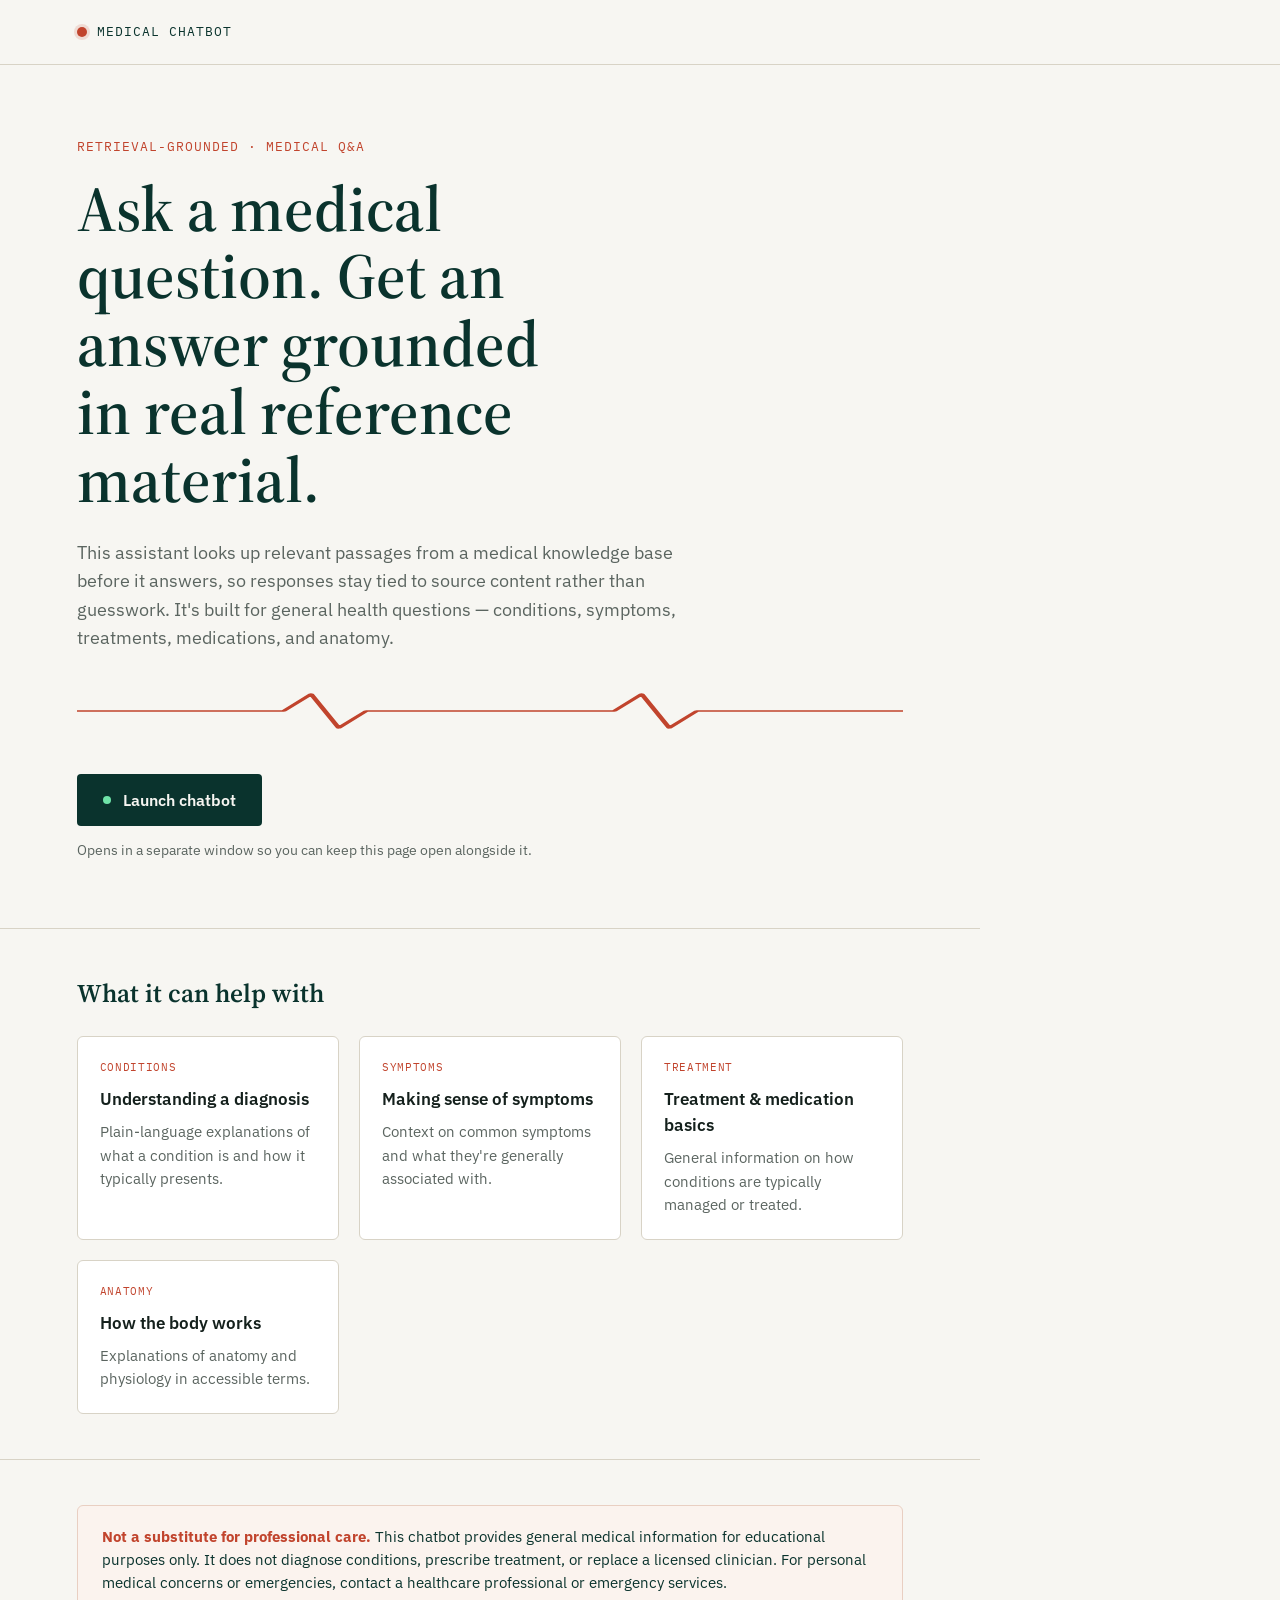
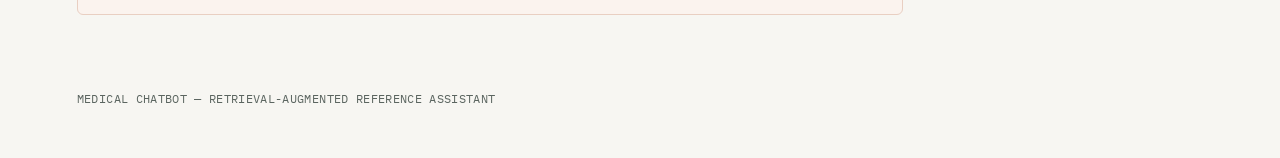
<file: 16-rag-project/rag-app-v1.2/templates/index.html>
<!DOCTYPE html>
<html lang="en">
<head>
  <meta charset="UTF-8">
  <meta name="viewport" content="width=device-width, initial-scale=1.0">
  <title>Medical Chatbot</title>
  <style>
    @import url('https://fonts.googleapis.com/css2?family=Source+Serif+4:opsz,wght@8..60,400;8..60,600;8..60,700&family=IBM+Plex+Sans:wght@400;500;600&family=IBM+Plex+Mono:wght@500&display=swap');

    :root {
      --paper: #F7F6F2;
      --ink: #14201C;
      --clinical-teal: #0E4D44;
      --clinical-teal-deep: #0A332D;
      --vital-red: #C1442D;
      --line: #D8D3C6;
      --muted: #5B6560;
      --card: #FFFFFF;

      --font-display: 'Source Serif 4', Georgia, serif;
      --font-body: 'IBM Plex Sans', -apple-system, sans-serif;
      --font-mono: 'IBM Plex Mono', monospace;
    }

    * { box-sizing: border-box; }

    html { scroll-behavior: smooth; }

    body {
      margin: 0;
      background: var(--paper);
      color: var(--ink);
      font-family: var(--font-body);
      line-height: 1.55;
    }

    @media (prefers-reduced-motion: reduce) {
      * { animation-duration: 0.001ms !important; animation-iteration-count: 1 !important; transition-duration: 0.001ms !important; }
    }

    a { color: inherit; }

    :focus-visible {
      outline: 2px solid var(--clinical-teal);
      outline-offset: 3px;
    }

    /* ---------- Top bar ---------- */

    .topbar {
      display: flex;
      align-items: center;
      justify-content: space-between;
      padding: 22px 6vw;
      border-bottom: 1px solid var(--line);
    }

    .brand {
      display: flex;
      align-items: center;
      gap: 10px;
      font-family: var(--font-mono);
      font-size: 13px;
      letter-spacing: 0.08em;
      text-transform: uppercase;
      color: var(--clinical-teal-deep);
    }

    .brand-mark {
      width: 10px;
      height: 10px;
      border-radius: 50%;
      background: var(--vital-red);
      box-shadow: 0 0 0 3px rgba(193, 68, 45, 0.15);
    }

    /* ---------- Hero ---------- */

    .hero {
      padding: 8vh 6vw 6vh;
      max-width: 980px;
    }

    .eyebrow {
      font-family: var(--font-mono);
      font-size: 12.5px;
      letter-spacing: 0.08em;
      text-transform: uppercase;
      color: var(--vital-red);
      margin: 0 0 18px;
    }

    .hero h1 {
      font-family: var(--font-display);
      font-weight: 600;
      font-size: clamp(2.4rem, 5.5vw, 4rem);
      line-height: 1.06;
      margin: 0 0 24px;
      color: var(--clinical-teal-deep);
      max-width: 15ch;
    }

    .hero p.lede {
      font-size: 1.15rem;
      color: var(--muted);
      max-width: 56ch;
      margin: 0 0 36px;
    }

    /* Signature element: ECG / vitals trace as a divider */

    .vitals-line {
      width: 100%;
      height: 46px;
      margin: 8px 0 40px;
      overflow: hidden;
    }

    .vitals-line svg {
      width: 200%;
      height: 100%;
      animation: trace-scroll 9s linear infinite;
    }

    @keyframes trace-scroll {
      from { transform: translateX(0); }
      to { transform: translateX(-50%); }
    }

    .vitals-line path {
      fill: none;
      stroke: var(--vital-red);
      stroke-width: 2;
      stroke-linecap: round;
      stroke-linejoin: round;
    }

    /* ---------- CTA button ---------- */

    .launch-btn {
      display: inline-flex;
      align-items: center;
      gap: 12px;
      background: var(--clinical-teal-deep);
      color: var(--paper);
      border: none;
      padding: 16px 26px;
      font-family: var(--font-body);
      font-weight: 600;
      font-size: 1rem;
      border-radius: 4px;
      cursor: pointer;
      transition: background 0.15s ease, transform 0.1s ease;
    }

    .launch-btn:hover { background: var(--clinical-teal); }
    .launch-btn:active { transform: translateY(1px); }

    .launch-btn .pulse-dot {
      width: 8px;
      height: 8px;
      border-radius: 50%;
      background: #6FE3A8;
      animation: pulse 1.8s ease-in-out infinite;
    }

    @keyframes pulse {
      0%, 100% { box-shadow: 0 0 0 0 rgba(111, 227, 168, 0.55); }
      50% { box-shadow: 0 0 0 6px rgba(111, 227, 168, 0); }
    }

    .hero-note {
      margin-top: 14px;
      font-size: 0.85rem;
      color: var(--muted);
    }

    /* ---------- Content sections ---------- */

    .section {
      padding: 5vh 6vw;
      max-width: 980px;
      border-top: 1px solid var(--line);
    }

    .section h2 {
      font-family: var(--font-display);
      font-size: 1.6rem;
      font-weight: 600;
      color: var(--clinical-teal-deep);
      margin: 0 0 22px;
    }

    .chart-grid {
      display: grid;
      grid-template-columns: repeat(auto-fit, minmax(220px, 1fr));
      gap: 20px;
    }

    .chart-card {
      background: var(--card);
      border: 1px solid var(--line);
      border-radius: 6px;
      padding: 22px;
    }

    .chart-card .label {
      font-family: var(--font-mono);
      font-size: 11px;
      letter-spacing: 0.06em;
      text-transform: uppercase;
      color: var(--vital-red);
      margin: 0 0 10px;
    }

    .chart-card h3 {
      font-family: var(--font-body);
      font-size: 1.05rem;
      font-weight: 600;
      margin: 0 0 8px;
      color: var(--ink);
    }

    .chart-card p {
      margin: 0;
      color: var(--muted);
      font-size: 0.95rem;
    }

    .disclaimer {
      background: #FBF3EE;
      border: 1px solid #E9CFC2;
      border-radius: 6px;
      padding: 20px 24px;
      font-size: 0.92rem;
      color: var(--clinical-teal-deep);
    }

    .disclaimer strong { color: var(--vital-red); }

    footer {
      padding: 30px 6vw 50px;
      font-family: var(--font-mono);
      font-size: 11.5px;
      color: var(--muted);
      letter-spacing: 0.03em;
    }

    /* ---------- Chatbot popup window ---------- */

    .chat-body {
      margin: 0;
      height: 100vh;
      display: flex;
      flex-direction: column;
      background: var(--paper);
    }

    .chat-header {
      display: flex;
      align-items: center;
      gap: 10px;
      padding: 16px 20px;
      background: var(--clinical-teal-deep);
      color: var(--paper);
      flex-shrink: 0;
    }

    .chat-header .pulse-dot {
      width: 8px;
      height: 8px;
      border-radius: 50%;
      background: #6FE3A8;
      animation: pulse 1.8s ease-in-out infinite;
    }

    .chat-header h1 {
      font-family: var(--font-body);
      font-size: 0.95rem;
      font-weight: 600;
      margin: 0;
    }

    .chat-header .sub {
      font-family: var(--font-mono);
      font-size: 10.5px;
      opacity: 0.7;
      margin-left: auto;
    }

    .chat-log {
      flex: 1;
      overflow-y: auto;
      padding: 18px 16px;
      display: flex;
      flex-direction: column;
      gap: 14px;
    }

    .msg {
      max-width: 84%;
      padding: 12px 14px;
      border-radius: 8px;
      font-size: 0.92rem;
      line-height: 1.5;
      white-space: pre-wrap;
    }

    .msg.bot {
      align-self: flex-start;
      background: var(--card);
      border: 1px solid var(--line);
      border-top-left-radius: 2px;
    }

    .msg.user {
      align-self: flex-end;
      background: var(--clinical-teal);
      color: var(--paper);
      border-top-right-radius: 2px;
    }

    .msg.error {
      align-self: flex-start;
      background: #FBF3EE;
      border: 1px solid #E9CFC2;
      color: var(--vital-red);
    }

    .msg.bot ul { margin: 0; padding-left: 18px; }
    .msg.bot p { margin: 0 0 8px; }
    .msg.bot p:last-child { margin-bottom: 0; }

    .typing {
      align-self: flex-start;
      display: flex;
      gap: 4px;
      padding: 12px 14px;
    }

    .typing span {
      width: 6px;
      height: 6px;
      border-radius: 50%;
      background: var(--muted);
      animation: bounce 1.2s infinite ease-in-out;
    }

    .typing span:nth-child(2) { animation-delay: 0.15s; }
    .typing span:nth-child(3) { animation-delay: 0.3s; }

    @keyframes bounce {
      0%, 60%, 100% { transform: translateY(0); opacity: 0.4; }
      30% { transform: translateY(-4px); opacity: 1; }
    }

    .chat-input-row {
      display: flex;
      gap: 8px;
      padding: 12px;
      border-top: 1px solid var(--line);
      background: var(--card);
      flex-shrink: 0;
    }

    .chat-input-row textarea {
      flex: 1;
      resize: none;
      border: 1px solid var(--line);
      border-radius: 6px;
      padding: 10px 12px;
      font-family: var(--font-body);
      font-size: 0.92rem;
      min-height: 40px;
      max-height: 100px;
    }

    .chat-input-row button {
      background: var(--clinical-teal-deep);
      color: var(--paper);
      border: none;
      border-radius: 6px;
      padding: 0 18px;
      font-weight: 600;
      cursor: pointer;
      font-family: var(--font-body);
      font-size: 0.9rem;
    }

    .chat-input-row button:hover { background: var(--clinical-teal); }
    .chat-input-row button:disabled { opacity: 0.5; cursor: not-allowed; }

    .chat-footnote {
      text-align: center;
      font-size: 10.5px;
      color: var(--muted);
      padding: 6px 12px 10px;
      font-family: var(--font-mono);
      flex-shrink: 0;
    }

  </style>
</head>
<body>

  <header class="topbar">
    <div class="brand">
      <span class="brand-mark"></span>
      Medical Chatbot
    </div>
  </header>

  <section class="hero">
    <p class="eyebrow">Retrieval-grounded · Medical Q&amp;A</p>
    <h1>Ask a medical question. Get an answer grounded in real reference material.</h1>
    <p class="lede">
      This assistant looks up relevant passages from a medical knowledge base
      before it answers, so responses stay tied to source content rather than
      guesswork. It's built for general health questions — conditions,
      symptoms, treatments, medications, and anatomy.
    </p>

    <div class="vitals-line" aria-hidden="true">
      <svg viewBox="0 0 600 60" preserveAspectRatio="none">
        <path d="M0,30 L60,30 L75,30 L85,8 L95,52 L105,30 L120,30 L180,30
                 L195,30 L205,8 L215,52 L225,30 L240,30 L300,30
                 L315,30 L325,8 L335,52 L345,30 L360,30 L420,30
                 L435,30 L445,8 L455,52 L465,30 L480,30 L540,30
                 L555,30 L565,8 L575,52 L585,30 L600,30" />
      </svg>
    </div>

    <button class="launch-btn" id="launchChat">
      <span class="pulse-dot"></span>
      Launch chatbot
    </button>
    <p class="hero-note" id="launchNote">Opens in a separate window so you can keep this page open alongside it.</p>
  </section>

  <section class="section">
    <h2>What it can help with</h2>
    <div class="chart-grid">
      <div class="chart-card">
        <p class="label">Conditions</p>
        <h3>Understanding a diagnosis</h3>
        <p>Plain-language explanations of what a condition is and how it typically presents.</p>
      </div>
      <div class="chart-card">
        <p class="label">Symptoms</p>
        <h3>Making sense of symptoms</h3>
        <p>Context on common symptoms and what they're generally associated with.</p>
      </div>
      <div class="chart-card">
        <p class="label">Treatment</p>
        <h3>Treatment &amp; medication basics</h3>
        <p>General information on how conditions are typically managed or treated.</p>
      </div>
      <div class="chart-card">
        <p class="label">Anatomy</p>
        <h3>How the body works</h3>
        <p>Explanations of anatomy and physiology in accessible terms.</p>
      </div>
    </div>
  </section>

  <section class="section">
    <div class="disclaimer">
      <strong>Not a substitute for professional care.</strong>
      This chatbot provides general medical information for educational
      purposes only. It does not diagnose conditions, prescribe treatment,
      or replace a licensed clinician. For personal medical concerns or
      emergencies, contact a healthcare professional or emergency services.
    </div>
  </section>

  <footer>MEDICAL CHATBOT — RETRIEVAL-AUGMENTED REFERENCE ASSISTANT</footer>

  <script>
    (function () {
      // Hardcoded path rather than a Jinja url_for() call, so this still
      // works (and fails loudly, not silently) even if this file is ever
      // opened outside Flask.
      const CHATBOT_URL = "/chatbot";

      const btn = document.getElementById('launchChat');
      const note = document.getElementById('launchNote');
      const defaultNote = note.textContent;

      btn.addEventListener('click', function () {
        const w = 420, h = 640;
        const left = window.screenX + (window.outerWidth - w) / 2;
        const top = window.screenY + (window.outerHeight - h) / 2;

        const popup = window.open(
          CHATBOT_URL,
          "MedicalChatbot",
          `width=${w},height=${h},left=${left},top=${top},resizable=yes,scrollbars=yes`
        );

        // window.open() returns null (or a closed/undefined window) when a
        // popup blocker intercepts it — this is the most common reason the
        // window never appears with no visible error.
        if (!popup || popup.closed || typeof popup.closed === 'undefined') {
          note.innerHTML =
            'Your browser blocked the popup. Allow popups for this site, or ' +
            '<a href="' + CHATBOT_URL + '" target="_blank" rel="noopener">open the chatbot in a new tab</a>.';
          note.style.color = 'var(--vital-red)';
        } else {
          note.textContent = defaultNote;
          note.style.color = '';
          popup.focus();
        }
      });
    })();
  </script>

</body>
</html>
</file>
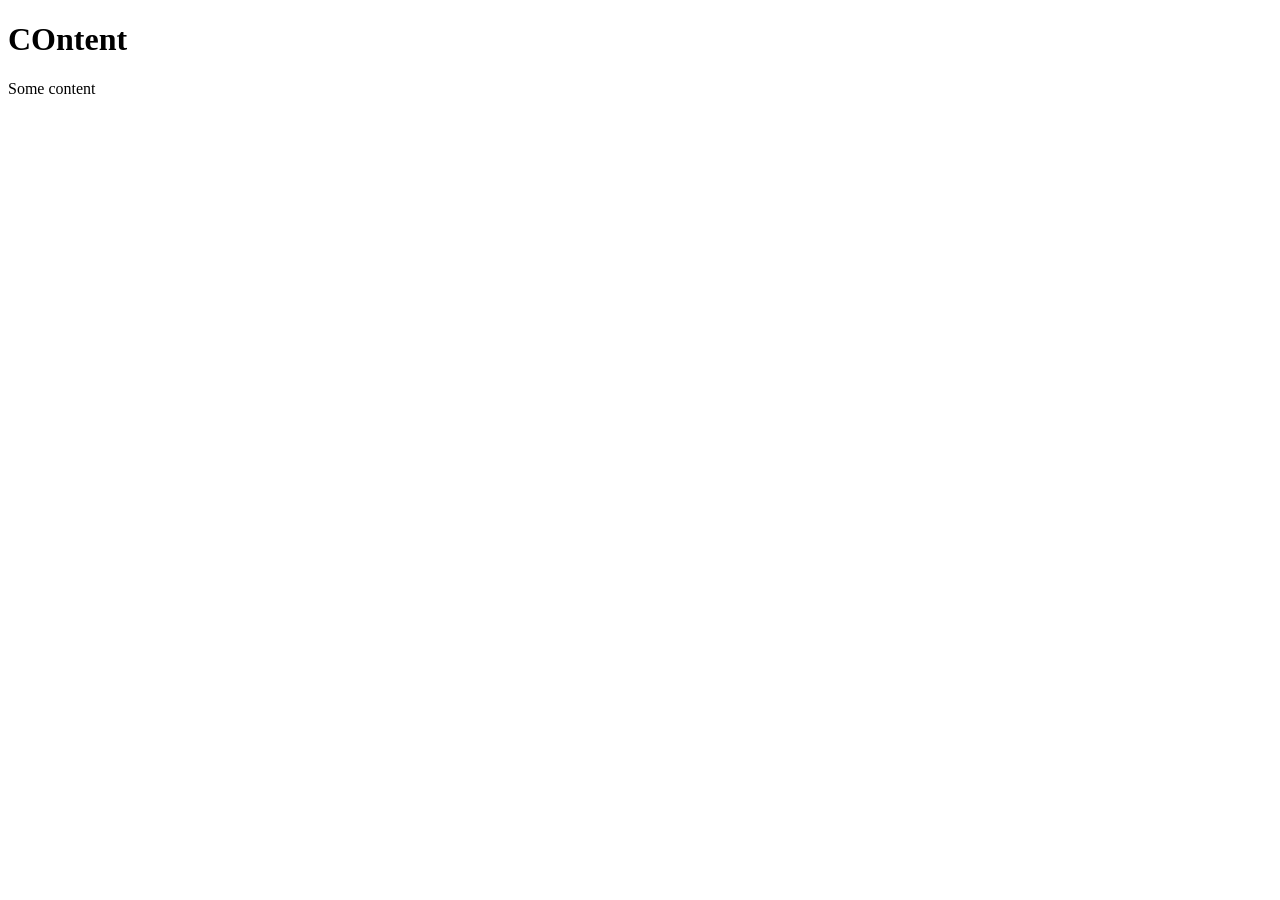
<file: 15-rag-with-langchain/some_website.html>
<!DOCTYPE html>
<html lang="en">
<head>
    <meta charset="UTF-8">
    <meta name="viewport" content="width=device-width, initial-scale=1.0">
    <title>Document</title>
</head>
<body>
    <h1>COntent</h1>
    <p>Some content</p>
</body>
</html>
</file>
